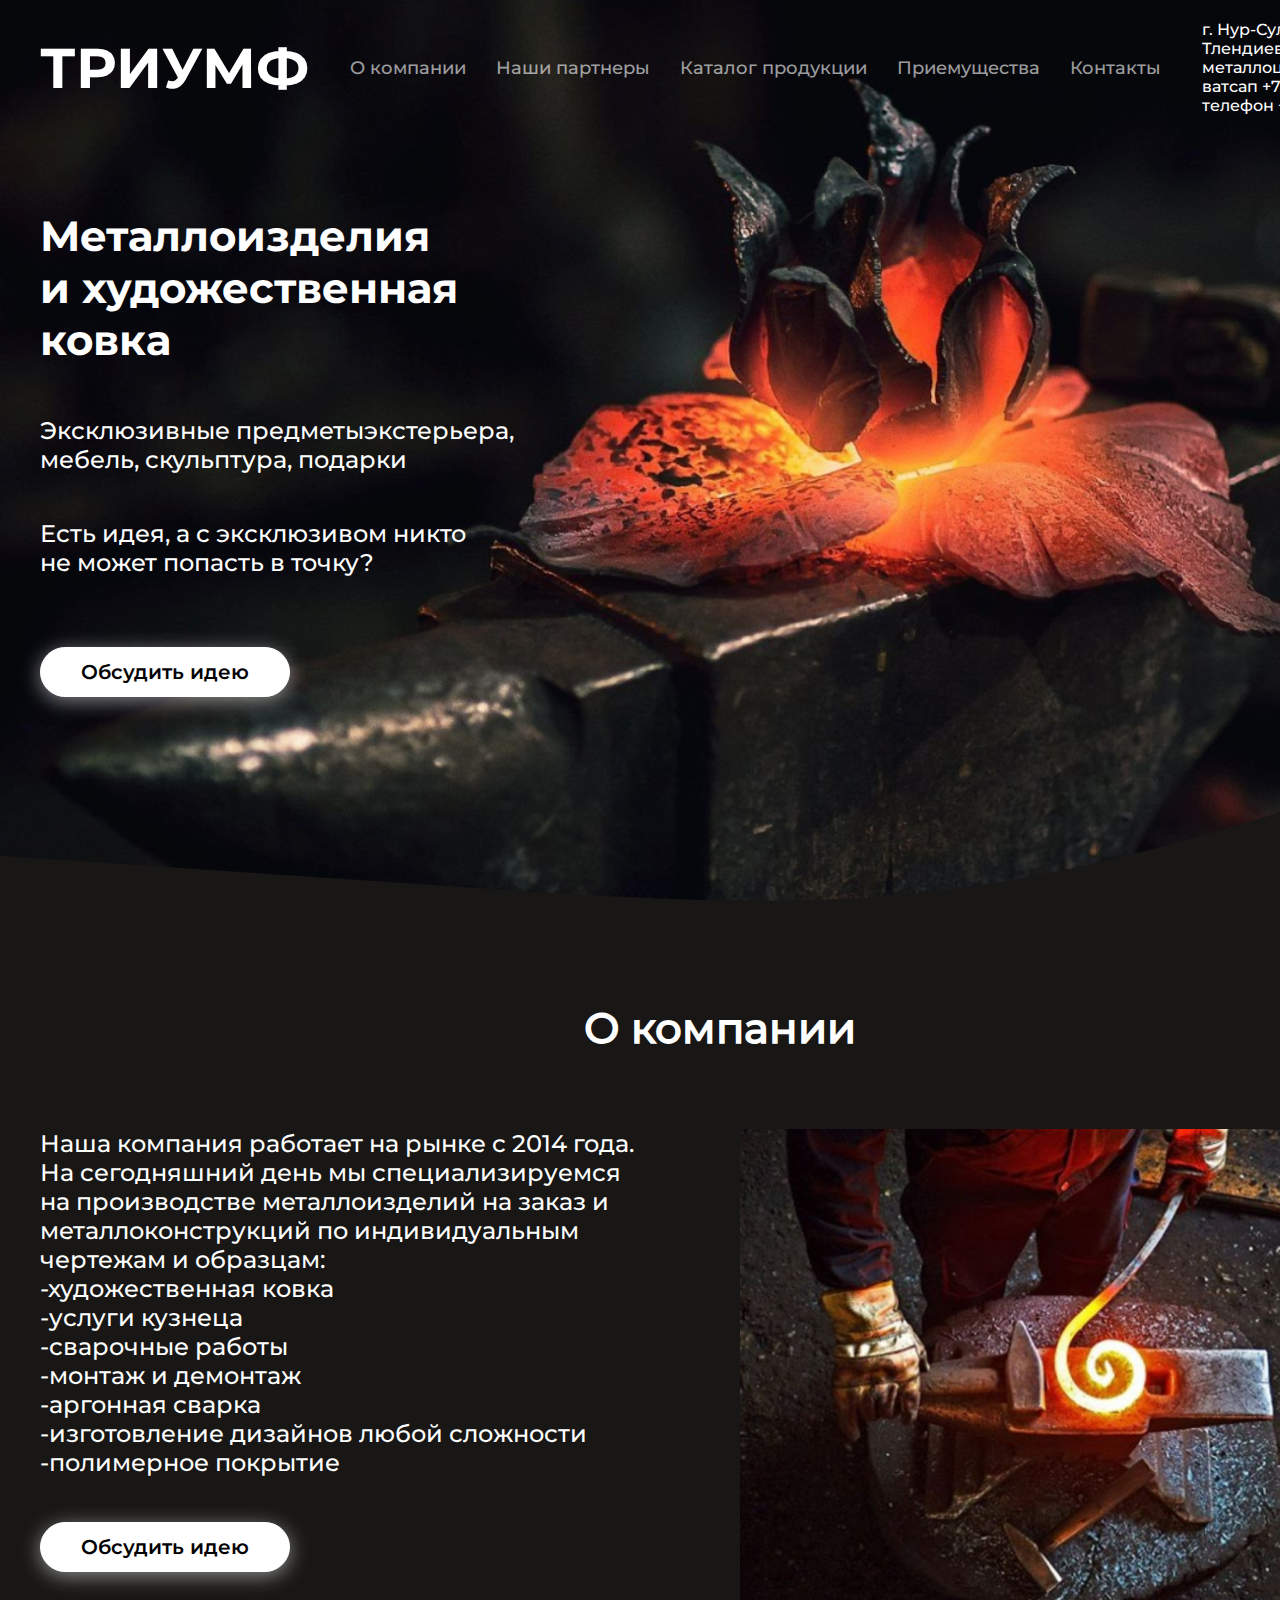
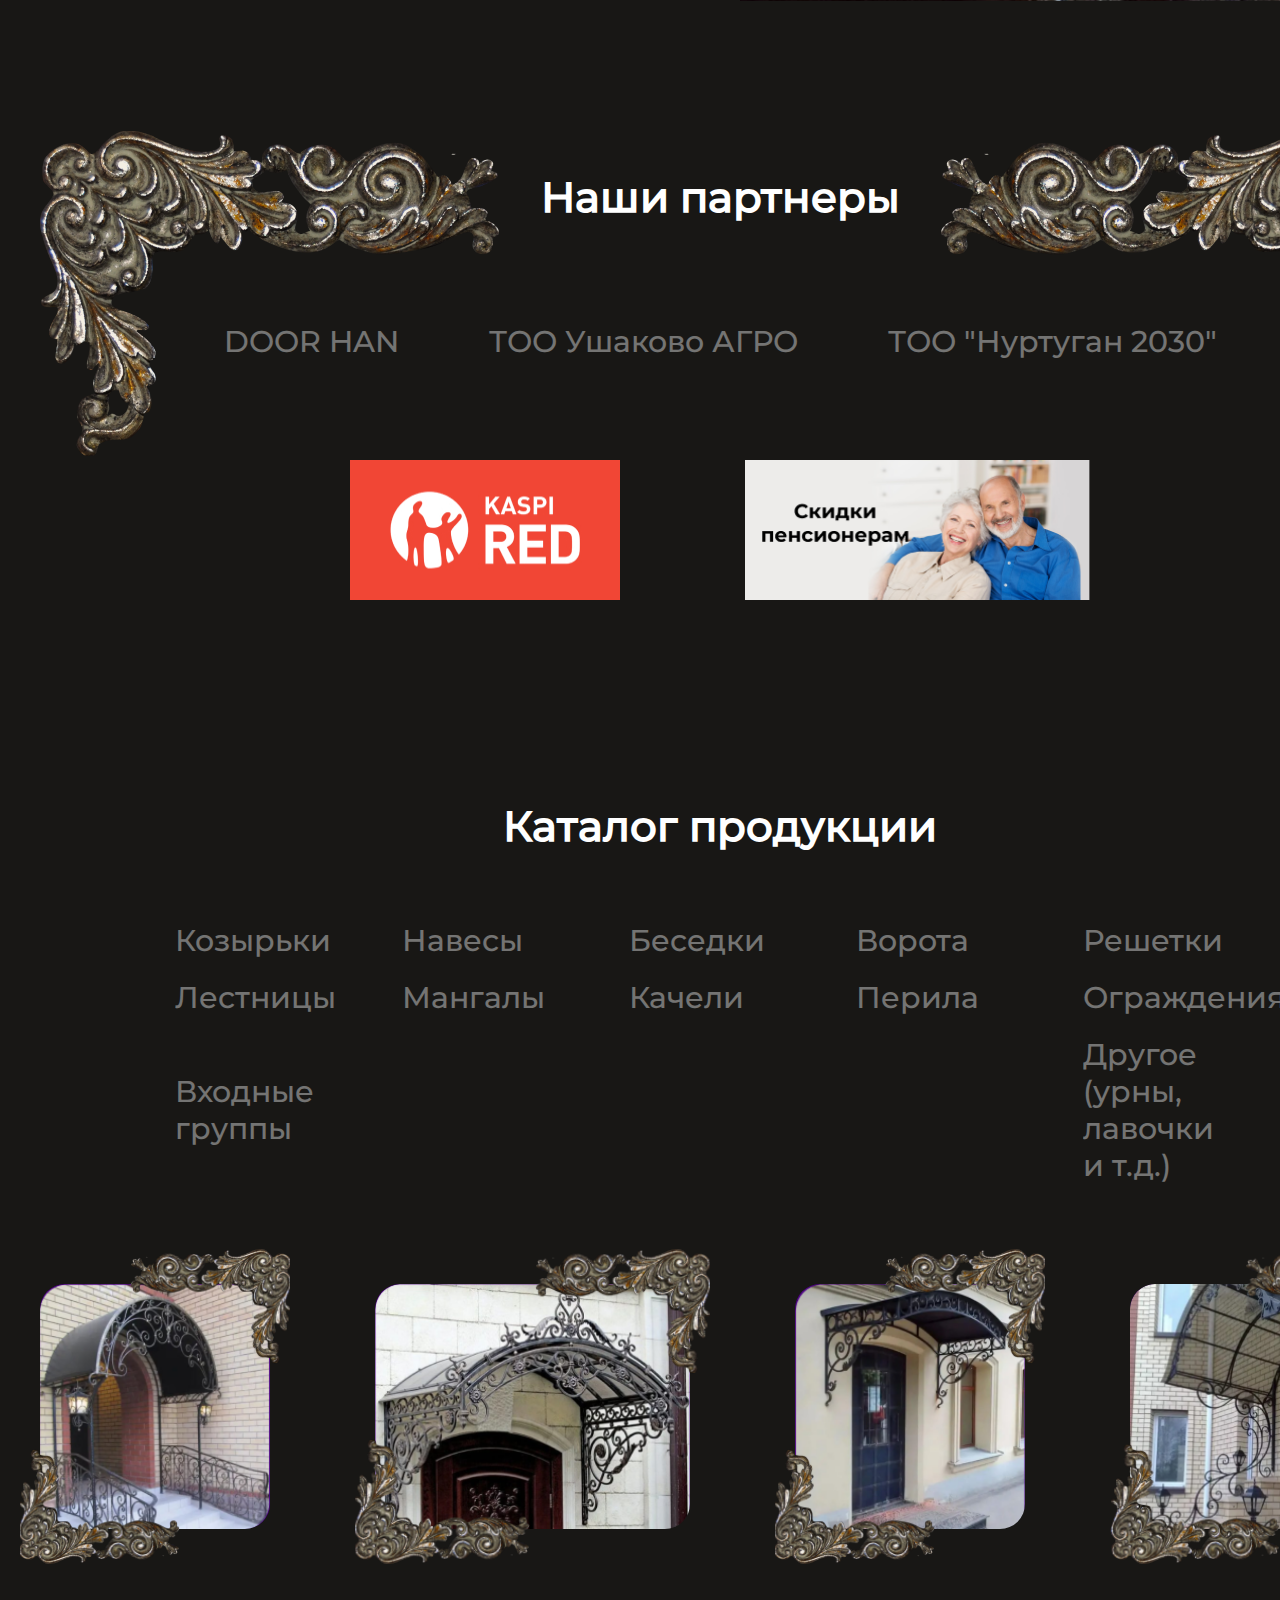
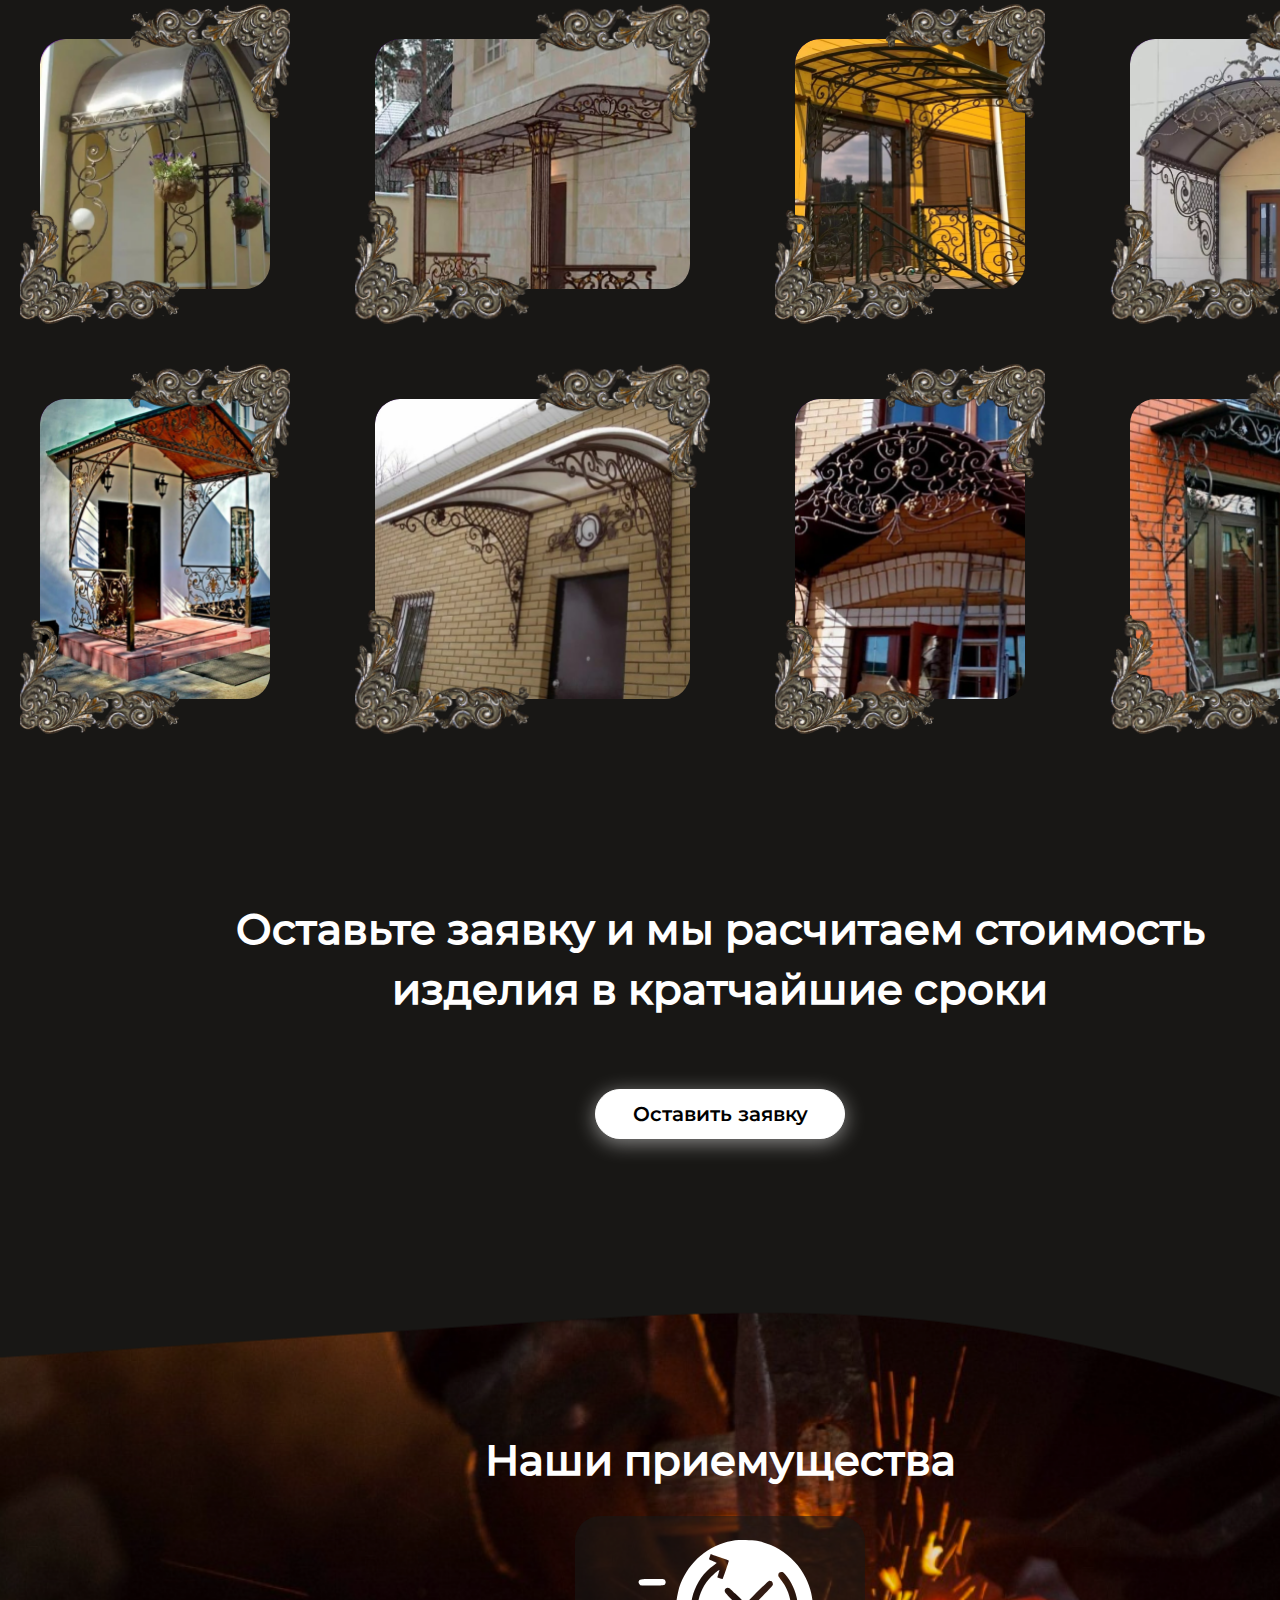
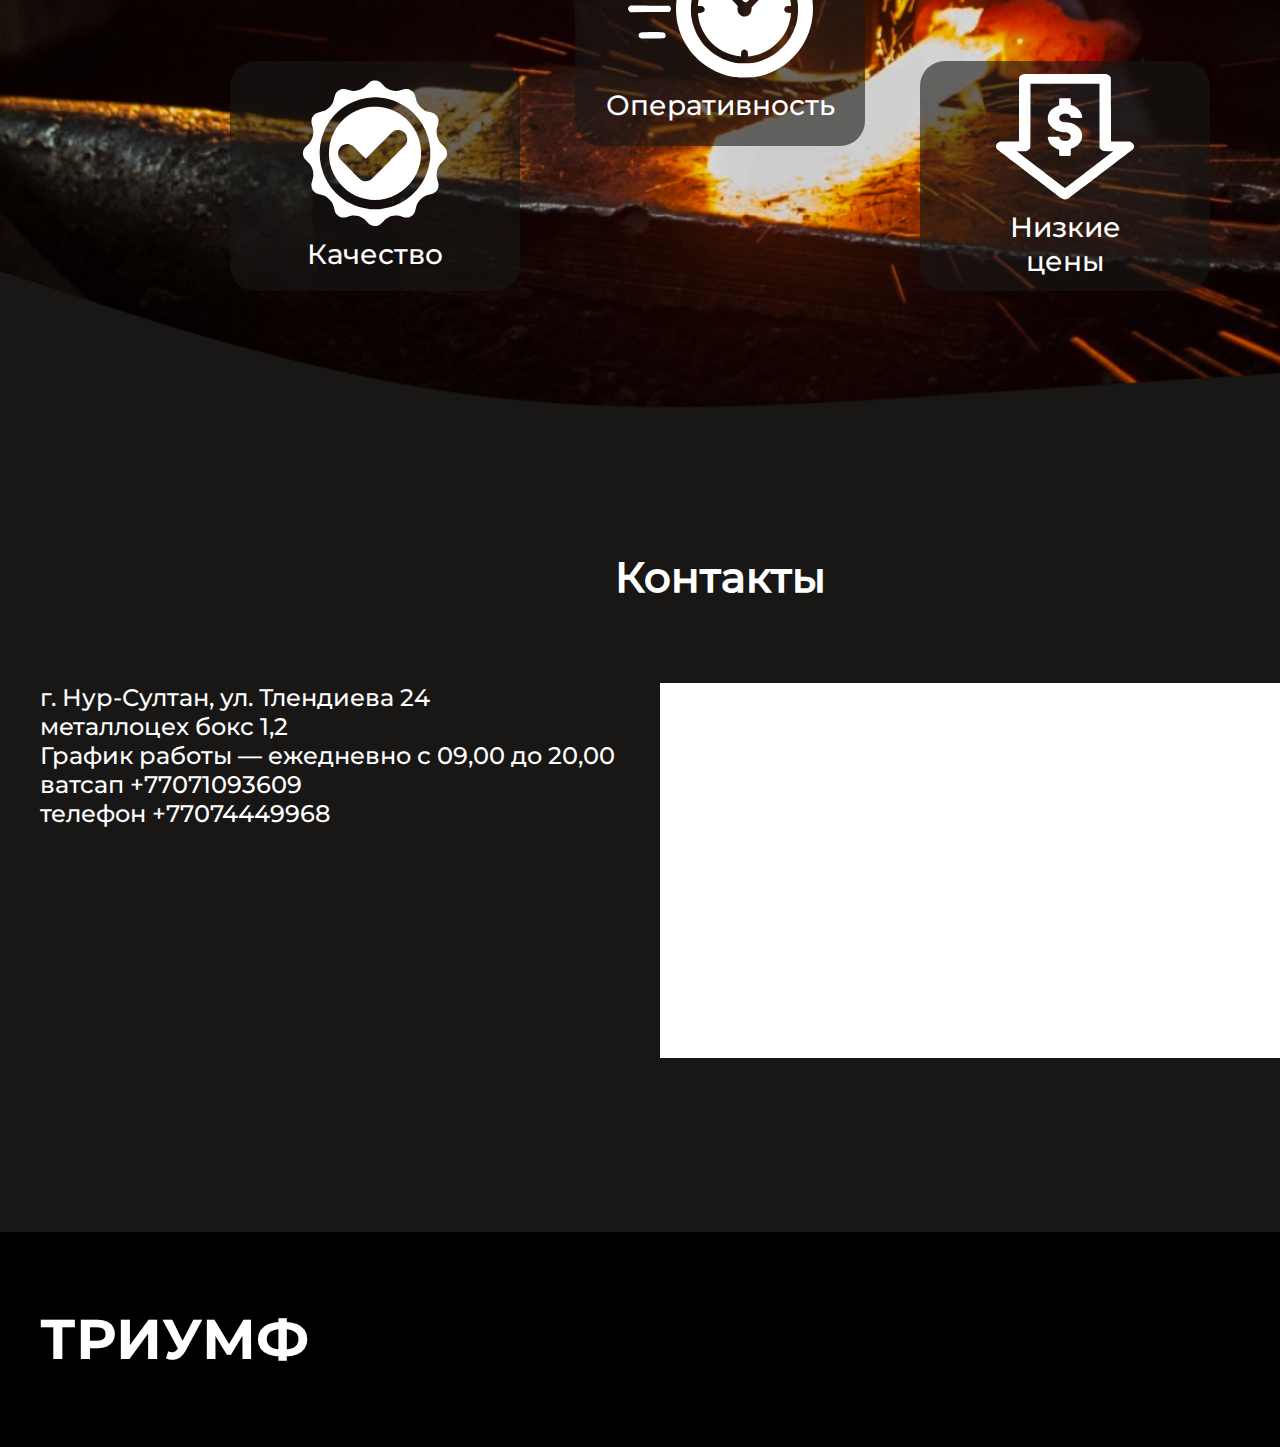
<file: Proj-3/index.html>
<!DOCTYPE html>
<html lang="ru">
  <head>
    <meta charset="UTF-8" />
    <!-- CSS -->
    <link rel="stylesheet" href="CSS/index.css" />
    <!-- WEBSITE ICON -->
    <link rel="shortcut icon" href="favicon.ico" type="image/x-icon" />
    <!-- JS -->
    <script src="JS/index.js" defer></script>
    <!-- WEBSITE TITLE -->
    <title>Триумф</title>
  </head>
  <body>
    <div id="popup-background"></div>
    <!-- HEAD-BLOCK -->
    <div class="container container-1">
      <div id="head-block__decoration">
        <img src="IMG/HEAD/decoration.png" alt="" />
      </div>
      <div class="inner">
        <div class="head-block">
          <!-- HEAD HEADER -->
          <header class="head-header">
            <!-- WEBSITE NAME -->
            <div class="website-name">
              <h2>ТРИУМФ</h2>
            </div>
            <!-- #NAV -->
            <ul class="head-header__navigation">
              <li class="header-navigation__item">
                <a href="#" class="header-item__link">О компании</a>
              </li>
              <li class="header-navigation__item">
                <a href="#" class="header-item__link">Наши партнеры</a>
              </li>
              <li class="header-navigation__item">
                <a href="#" class="header-item__link">Каталог продукции</a>
              </li>
              <li class="header-navigation__item">
                <a href="#" class="header-item__link">Приемущества</a>
              </li>
              <li class="header-navigation__item">
                <a href="#" class="header-item__link">Контакты</a>
              </li>
            </ul>
            <!-- #TEXT -->
            <div class="head-header__text">
              <h2>
                г. Нур-Султан, ул.<br />Тлендиева 24<br />металлоцех бокс 1,2<br />ватсап
                +77071093609<br />телефон +77074449968
              </h2>
            </div>
          </header>

          <!-- HEAD CONTENT -->
          <div class="head-content">
            <!-- #TITLE -->
            <div class="head-content__title">
              <h2>Металлоизделия<br />и художественная<br />ковка</h2>
            </div>
            <!-- #SUBTITLE -->
            <div class="head-content__subtitle">
              <h2>
                Эксклюзивные предметыэкстерьера,<br />мебель, скульптура,
                подарки
              </h2>
              <h3>
                Есть идея, а с эксклюзивом никто<br />не может попасть в точку?
              </h3>
            </div>
            <!-- BTN -->
            <div class="website-btn">
              <h2>Обсудить идею</h2>
            </div>
          </div>
        </div>
      </div>
    </div>

    <!-- ABOUT-US-BLOCK -->
    <div class="container container-2">
      <div class="inner">
        <div class="aboutUs-block">
          <!-- WEBSITE TITLE -->
          <div class="website-title aboutUs-title">
            <h2>О компании</h2>
          </div>
          <!-- #HALF -->
          <div class="aboutUs-half">
            <div class="aboutUs-half__text">
              <h2>
                Наша компания работает на рынке с 2014 года.<br />На сегодняшний
                день мы специализируемся<br />на производстве металлоизделий на
                заказ и<br />металлоконструкций по индивидуальным чертежам и
                образцам:<br />-художественная ковка<br />-услуги кузнеца<br />-сварочные
                работы<br />-монтаж и демонтаж<br />-аргонная сварка<br />-изготовление
                дизайнов любой сложности<br />-полимерное покрытие
              </h2>
            </div>
            <!-- BTN -->
            <div class="website-btn">
              <h2>Обсудить идею</h2>
            </div>
          </div>
          <!-- #HALF -->
          <div class="aboutUs-half">
            <img src="IMG/ABOUT-US/img-1.jpg" alt="img" />
          </div>
        </div>
      </div>
    </div>

    <!-- PARTNERS-BLOCK -->
    <div class="container container-3">
      <div class="inner">
        <div class="partners-block">
          <!-- WEBSITE TITLE -->
          <div class="partners-block__title">
            <div id="partner-decor">
              <img
                id="partner-decor-1"
                src="IMG/PARTNERS/decoration.png"
                alt="decor"
              />
              <img
                id="partner-decor-2"
                src="IMG/PARTNERS/decoration.png"
                alt="decor"
              />
            </div>
            <div class="website-title">
              <h2>Наши партнеры</h2>
            </div>
          </div>
          <!-- #PARTNERS -->
          <div class="partners-names">
            <h2><a href="#">DOOR HAN</a></h2>
            <h2><a href="#">ТОО Ушаково АГРО</a></h2>
            <h2><a href="#">ТОО "Нуртуган 2030"</a></h2>
          </div>
          <!-- #PARTNERS IMG -->
          <div class="partners-block__img">
            <img src="IMG/PARTNERS/img-1.jpg" alt="partner" />
            <img src="IMG/PARTNERS/img-2.jpg" alt="partner" />
          </div>
        </div>
      </div>
    </div>

    <!-- CATALOG-BLOCK -->
    <div class="container container-4">
      <div class="inner">
        <div class="catalog-block">
          <!-- WEBSITE-TITLE -->
          <div class="website-title catalog-block__title">
            <h2>Каталог продукции</h2>
          </div>
          <!-- #CATALOG -->
          <ul class="catalog-block__group">
            <li class="catalog-group__item">
              <a href="#">Козырьки</a>
            </li>
            <li class="catalog-group__item">
              <a href="#">Навесы</a>
            </li>
            <li class="catalog-group__item">
              <a href="#">Беседки</a>
            </li>
            <li class="catalog-group__item">
              <a href="#">Ворота</a>
            </li>
            <li class="catalog-group__item">
              <a href="#">Решетки</a>
            </li>
            <li class="catalog-group__item">
              <a href="#">Лестницы</a>
            </li>
            <li class="catalog-group__item">
              <a href="#">Мангалы</a>
            </li>
            <li class="catalog-group__item">
              <a href="#">Качели</a>
            </li>
            <li class="catalog-group__item">
              <a href="#">Перила</a>
            </li>
            <li class="catalog-group__item">
              <a href="#">Ограждения</a>
            </li>
            <li class="catalog-group__item">
              <a href="#">Входные<br />группы</a>
            </li>
            <li class="catalog-group__item">
              <a href="#">Другое<br />(урны,<br />лавочки<br />и т.д.)</a>
            </li>
          </ul>
        </div>
      </div>
    </div>

    <!-- WORK-EXAMPLES-BLOCK -->
    <div class="container container-5">
      <div class="inner">
        <ul class="workExamples-block">
          <li
            class="workExamles-block__item wE-b__item-random wE-b__item-width-1 wE-b__item-height-1"
          >
            <p></p>
          </li>

          <li
            class="workExamles-block__item wE-b__item-random wE-b__item-width-2 wE-b__item-height-1"
          >
            <p></p>
          </li>

          <li
            class="workExamles-block__item wE-b__item-random wE-b__item-width-1 wE-b__item-height-1"
          >
            <p></p>
          </li>

          <li
            class="workExamles-block__item wE-b__item-random wE-b__item-width-3 wE-b__item-height-1"
          >
            <p></p>
          </li>

          <li
            class="workExamles-block__item wE-b__item-random wE-b__item-width-1 wE-b__item-height-2"
          >
            <p></p>
          </li>

          <li
            class="workExamles-block__item wE-b__item-random wE-b__item-width-2 wE-b__item-height-2"
          >
            <p></p>
          </li>

          <li
            class="workExamles-block__item wE-b__item-random wE-b__item-width-1 wE-b__item-height-2"
          >
            <p></p>
          </li>

          <li
            class="workExamles-block__item wE-b__item-random wE-b__item-width-3 wE-b__item-height-2"
          >
            <p></p>
          </li>

          <li
            class="workExamles-block__item wE-b__item-random wE-b__item-width-1 wE-b__item-height-3"
          >
            <p></p>
          </li>

          <li
            class="workExamles-block__item wE-b__item-random wE-b__item-width-2 wE-b__item-height-3"
          >
            <p></p>
          </li>

          <li
            class="workExamles-block__item wE-b__item-random wE-b__item-width-1 wE-b__item-height-3"
          >
            <p></p>
          </li>

          <li
            class="workExamles-block__item wE-b__item-random wE-b__item-width-3 wE-b__item-height-3"
          >
            <p></p>
          </li>
        </ul>
      </div>
    </div>

    <!-- ORDER-BLOCK -->
    <div class="container container-6">
      <div class="inner">
        <div class="order-block">
          <!-- WEBSITE-TITLE -->
          <div class="website-title order-block__title">
            <h2>
              Оставьте заявку и мы расчитаем стоимость<br />изделия в кратчайшие
              сроки
            </h2>
          </div>
          <!-- WEBSITE-BTN -->
          <div class="website-btn order-block__btn">
            <h2>Оставить заявку</h2>
          </div>
        </div>
      </div>
    </div>

    <!-- ADVANTAGES-BLOCK -->
    <div class="container container-7">
      <!-- #DECOR -->
      <div class="advantages-block__decoration advantages-block__decoration-1">
        <img src="IMG/ADVANTAGES/decoration.png" alt="decor" />
      </div>
      <!-- #DECOR -->
      <div class="advantages-block__decoration advantages-block__decoration-2">
        <img src="IMG/ADVANTAGES/decoration.png" alt="decor" />
      </div>
      <div class="inner">
        <div class="advatages-block">
          <!-- WEBSITE-TITLE -->
          <div class="website-title advantages-block__title">
            <h2>Наши приемущества</h2>
          </div>
          <!-- #GROUP -->
          <ul class="advantages-block__group">
            <li class="advantages-group__item">
              <img src="IMG/FEATURES/advantages-item-1.svg" alt="img" />
              <h2>Качество</h2>
            </li>
            <li class="advantages-group__item">
              <img src="IMG/FEATURES/advantages-item-2.svg" alt="img" />
              <h2>Оперативность</h2>
            </li>
            <li class="advantages-group__item">
              <img src="IMG/FEATURES/advantages-item-3.svg" alt="img" />
              <h2>Низкие<br />цены</h2>
            </li>
          </ul>
        </div>
      </div>
    </div>

    <!-- CONTACTS-BLOCK -->
    <div class="container container-8">
      <div class="inner">
        <div class="contacts-block">
          <!-- WEBSITE-TITLE -->
          <div class="website-title contacts-block__title">
            <h2>Контакты</h2>
          </div>
          <!-- #TEXT -->
          <div class="contacts-block__text">
            <h2>
              г. Нур-Султан, ул. Тлендиева 24<br />
              металлоцех бокс 1,2<br />
              График работы — ежедневно с 09,00 до 20,00<br />
              ватсап +77071093609<br />
              телефон +77074449968
            </h2>
          </div>
          <!-- #MAP -->
          <div class="contacts-block__map"></div>
        </div>
      </div>
    </div>

    <!-- FOOTER-BLOCK -->
    <div class="container container-9">
      <div class="inner">
        <footer class="footer-block">
          <!-- WEBSITE-NAME -->
          <div class="website-name">
            <h2>ТРИУМФ</h2>
          </div>
        </footer>
      </div>
    </div>

    <!-- ORDER-FORM-BLOCK -->
    <div class="container container-10">
      <div class="wrapper order-form-block__wrapper">
        <div class="orderForm-block">
          <!-- #HALF-1 -->
          <div class="orderForm-block__half oF-half-1">
            <!-- #TEXT -->
            <div class="head-header__text oF-half__text">
              <h2>
                г. Нур-Султан, ул.<br />Тлендиева 24<br />металлоцех бокс 1,2<br />ватсап
                +77071093609<br />телефон +77074449968
              </h2>
            </div>
          </div>
          <!-- #HALF-2 -->
          <div class="orderForm-block__half oF-half-2">
            <div class="orderForm-block__title">
              <h2>
                Заполните форму<br />
                и мы свяжемся с вами
              </h2>
            </div>
            <form method="post" action="" class="orderForm-block__form">
              <div class="oF-form__inp oF-form__inps-1">
                <input type="text" class="oF-input" id="oF-form__inp-1" />
              </div>
              <div class="oF-form__inp oF-form__inps-2">
                <input type="text" class="oF-input" id="oF-form__inp-2" />
              </div>
              <div class="oF-form__inp oF-form__inps-3">
                <input type="text" class="oF-input" id="oF-form__inp-3" />
              </div>
              <div class="oF-form__inp oF-form__inps-4">
                <input type="text" class="oF-input" id="oF-form__inp-4" />
              </div>
              <div class="oF-form__checkbox">
                <input type="checkbox" />
                <a href="#">Я согласен с политикой конфиденциальности</a>
              </div>
            </form>
            <div class="website-btn oF-btn">
              <h2>Отправить</h2>
            </div>
          </div>
        </div>
      </div>
    </div>
  </body>
</html>

<!--  -->
</file>
<file: Proj-3/CSS/index.css>
/* IMPORT CSS FILES */
@import url("head-block.css");
@import url("about-us-block.css");
@import url("partners-block.css");
@import url("catalog-block.css");
@import url("work-examples-block.css");
@import url("order-block.css");
@import url("advantages-block.css");
@import url("contacts-block.css");
@import url("footer-block.css");
@import url("order-form-block.css");

/* IMPORT FONTS */
@font-face {
  font-family: Montserrat-M;
  src: url("../FONTS/Montserrat-Medium.ttf");
}
@font-face {
  font-family: Montserrat-SB;
  src: url("../FONTS/Montserrat-SemiBold.ttf");
}
@font-face {
  font-family: Montserrat-B;
  src: url("../FONTS/Montserrat-Bold.ttf");
}

/* DEFAULT SETTINGS */
* {
  box-sizing: border-box;
  font-family: Arial, Helvetica, sans-serif;
  margin: 0;
  padding: 0;
  scroll-behavior: smooth;
  border: none;
  text-decoration: none;
  list-style: none;
  color: black;

  -webkit-user-select: none;
  -moz-user-select: none;
  -ms-user-select: none;
  z-index: 1;
}
input {
  background-color: transparent;
}
button {
  display: block;
}
body {
  position: relative;
}
/* VARIABLES (:root) */
:root {
  --bl: #181715;
}

/* CONTAINERS & INNER & WRAPPER DEFAULT STYLES */
.container {
  width: 1440px;
  background-color: var(--bl);
  margin: 0 auto;
  position: relative;
}
.inner {
  width: 1360px;
  margin: 0 auto;
}
.wrapper {
  width: 100%;
}

/* CONTAINERS INDIDVIDUAL STYLES */
.container-1 {
  background-image: url("../IMG/HEAD/background.jpg");
  background-size: cover;
}
.container-7 {
  background-image: url("../IMG/ADVANTAGES/background.png");
  background-size: cover;
}
.container-9 {
  background-color: black;
}
.container-10 {
  width: 870px;
  height: 750px;
  position: fixed;
  z-index: 20;
  top: 50%;
  left: 50%;
  transform: translate(-50%, -50%) scale(0);
  box-shadow: 0 0 40px 30px black;
  border-radius: 10px;
  overflow: hidden;
  transition: 0.3s all cubic-bezier(0.215, 0.61, 0.355, 1);
}

/* POPUP MENU */
.popup-active {
  transform: translate(-50%, -50%) scale(1);
}
#popup-background {
  width: 100vw;
  height: 100vh;
  z-index: 19;
  background-color: rgba(0, 0, 0, 0.6);
  position: fixed;
  display: none;
  cursor: pointer;
}

/* IDENTICAL BLOCKS SETUP */

/* --WEBSITE NAME */
.website-name h2 {
  font-family: Montserrat-B;
  font-weight: 700;
  font-size: 56px;
  line-height: 68px;
  color: #ffffff;
}
/* --WEBSITE BTN */
.website-btn {
  width: 250px;
  height: 50px;
  display: flex;
  justify-content: center;
  align-items: center;
  background: #ffffff;
  border: 1px solid #ffffff;
  box-shadow: 0px 4px 20px rgba(255, 255, 255, 0.5);
  border-radius: 50px;
  cursor: pointer;
  transition: 0.1s all linear;
}
.website-btn h2 {
  font-family: Montserrat-SB;
  font-weight: 500;
  font-size: 20px;
  line-height: 24px;
  color: #000000;
}
.website-btn:hover {
  transform: scale(1.07);
}
/* --WEBSITE TITLE */
.website-title {
  width: 100%;
  display: flex;
  justify-content: center;
  align-items: center;
}
.website-title h2 {
  font-family: Montserrat-M;
  font-weight: 700;
  font-size: 42px;
  color: #ffffff;
}
</file>
